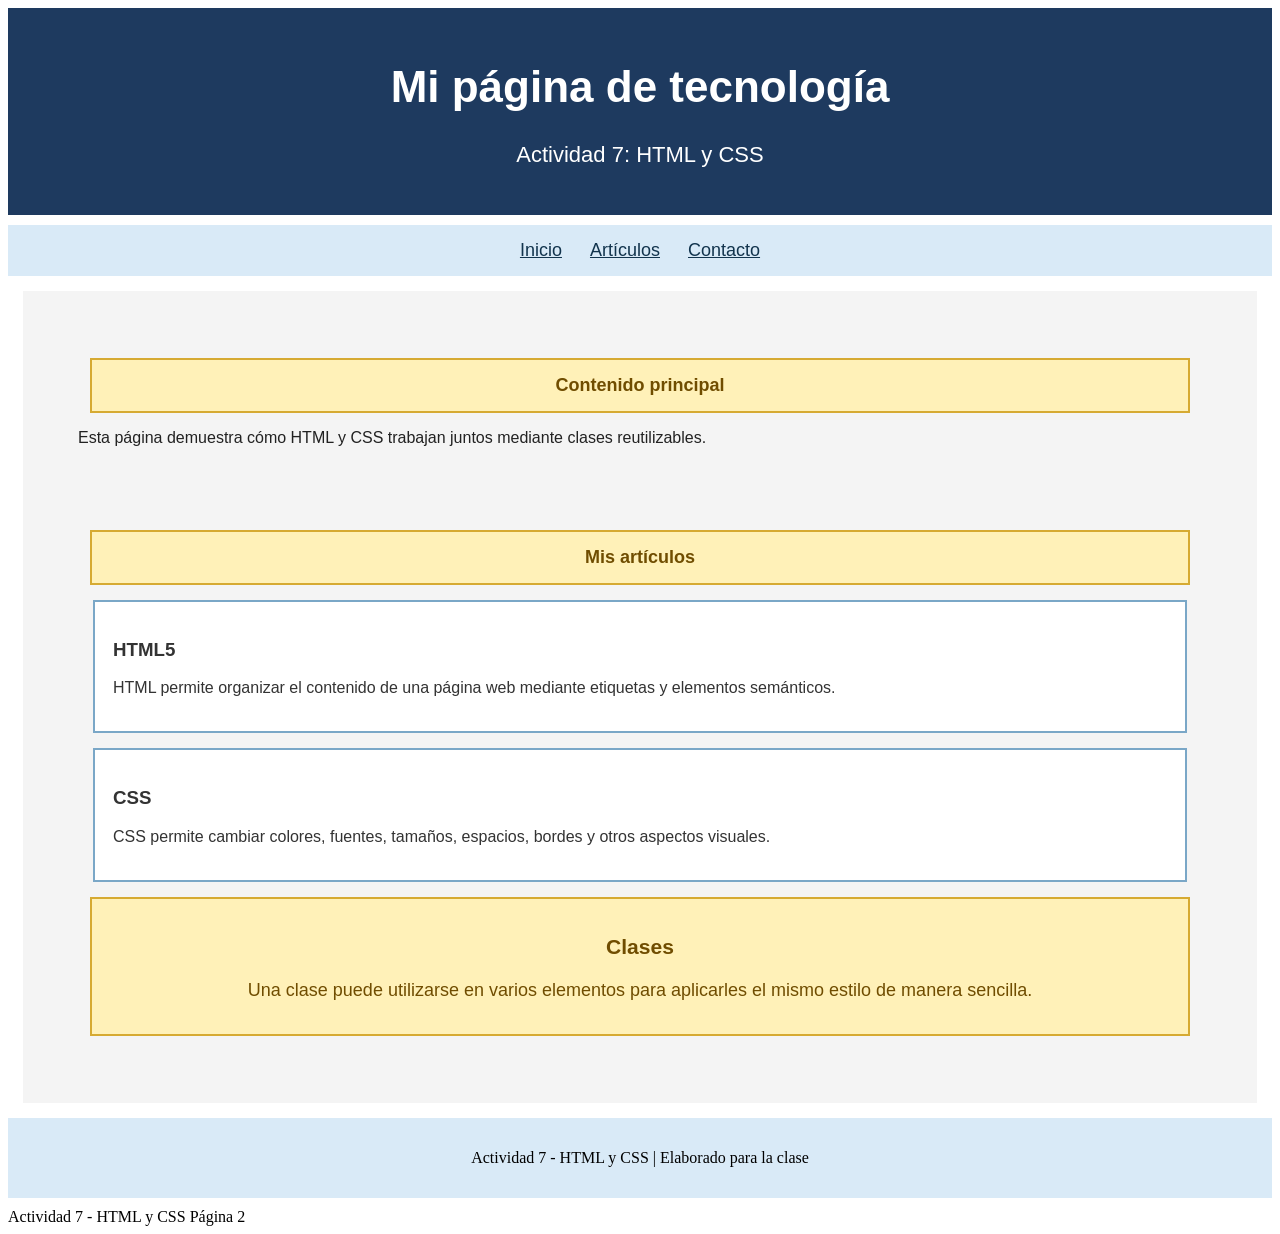
<file: Actividad7/index.html>
<!DOCTYPE html>
<html lang="es">
<head>
<meta charset="UTF-8">
<meta name="viewport" content="width=device-width, initial-scale=1.0">
<title>Actividad 7 - HTML y CSS</title>
<link rel="stylesheet" href="estilos.css">
</head>
<body>
<header class="titulo">
<h1>Mi página de tecnología</h1>
<p>Actividad 7: HTML y CSS</p>
</header>
<nav class="menu">
<a href="#inicio">Inicio</a>
<a href="#articulos">Artículos</a>
<a href="#contacto">Contacto</a>
</nav>
<main class="contenido" id="inicio">
<section class="contenido">
<h2 class="destacado">Contenido principal</h2>
<p>Esta página demuestra cómo HTML y CSS trabajan juntos mediante clases reutilizables.</p>
</section>
<section class="contenido" id="articulos">
<h2 class="destacado">Mis artículos</h2>
<article class="tarjeta">
<h3>HTML5</h3>
<p>HTML permite organizar el contenido de una página web mediante etiquetas y elementos semánticos.</p>
</article>
<article class="tarjeta">
<h3>CSS</h3>
<p>CSS permite cambiar colores, fuentes, tamaños, espacios, bordes y otros aspectos visuales.</p>
</article>
<article class="tarjeta destacado">
<h3>Clases</h3>
<p>Una clase puede utilizarse en varios elementos para aplicarles el mismo estilo de manera sencilla.</p>
</article>
</section>
</main>
<footer class="menu" id="contacto">
<p>Actividad 7 - HTML y CSS | Elaborado para la clase</p>
</footer>
</body>
</html>
Actividad 7 - HTML y CSS Página 2
</file>
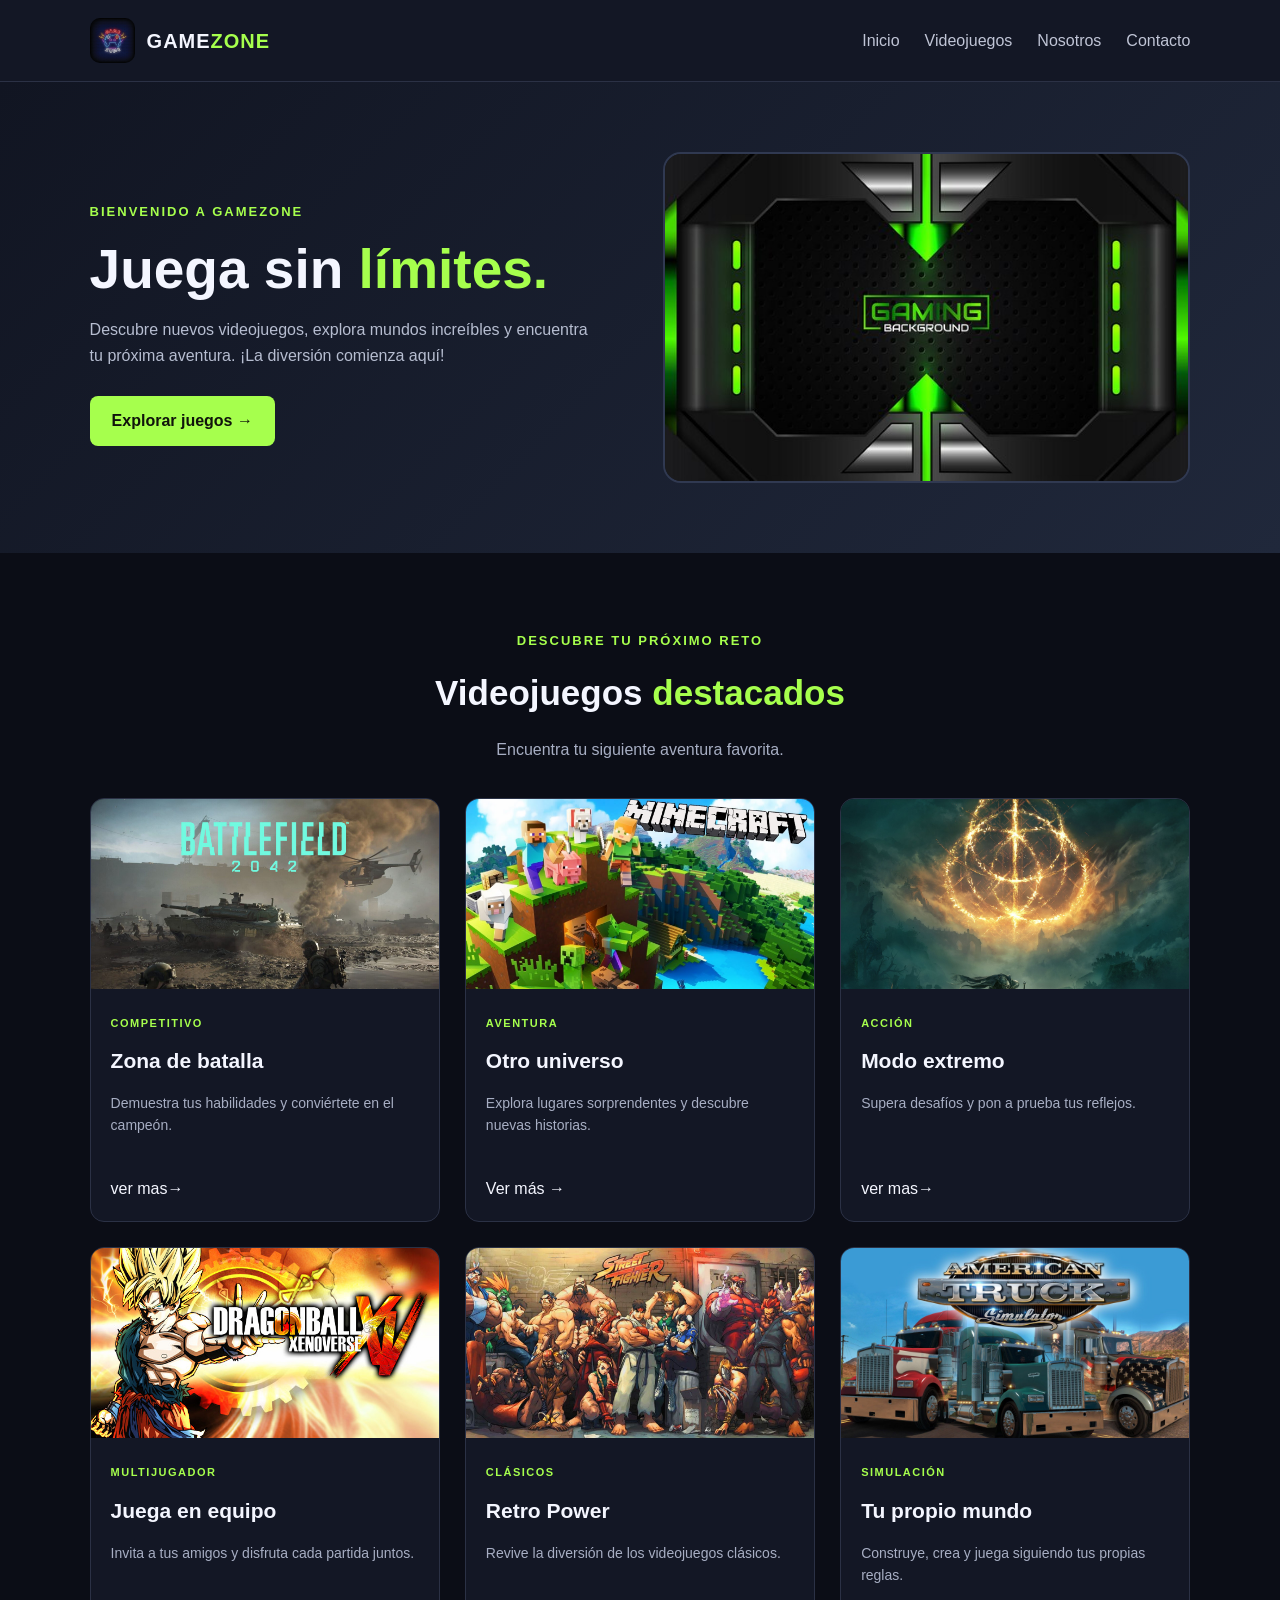
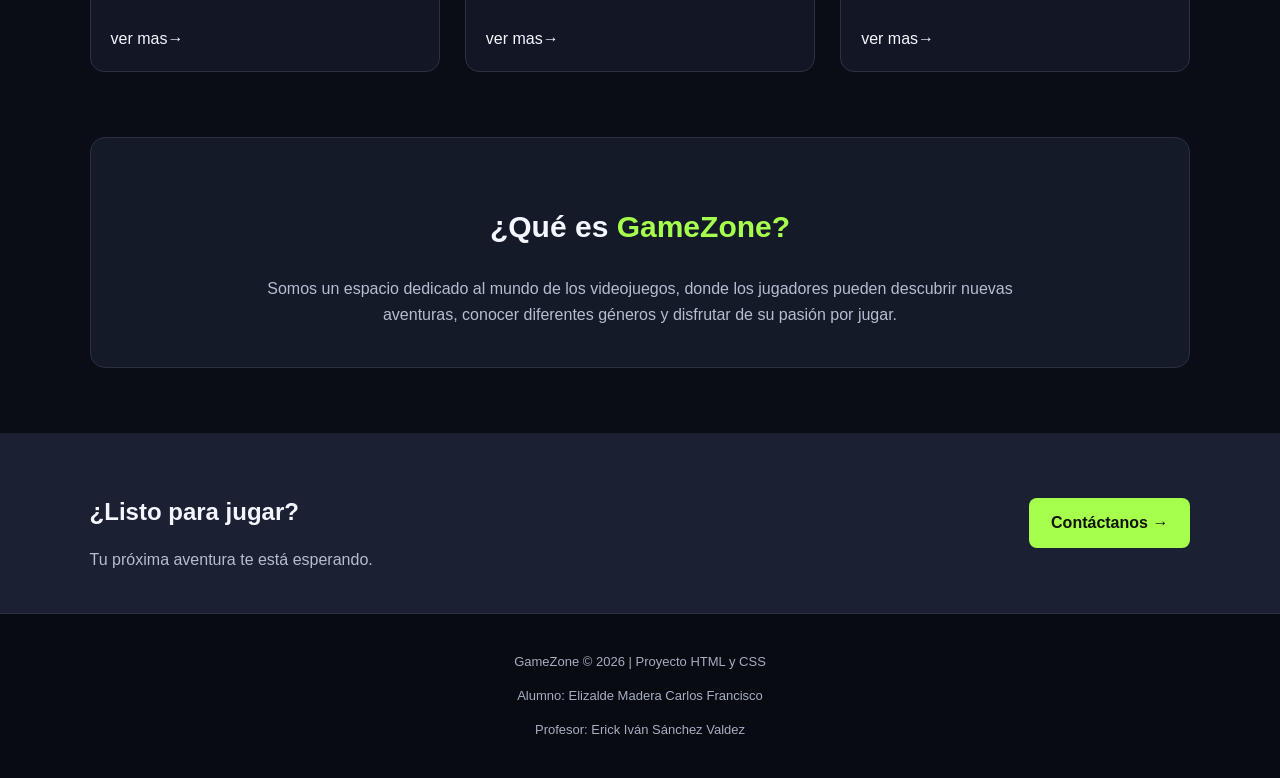
<file: Proyecto/index.html>
<!DOCTYPE html>
<html lang="es">
<head>
    <meta charset="UTF-8">
    <meta name="viewport" content="width=device-width, initial-scale=1.0">
    <title>GameZone | Tienda Gamer</title>
    <link rel="stylesheet" href="estilos.css">
</head>
<body>

    <header class="encabezado" id="inicio">
        <a href="#inicio" class="logo">
            <img src="imagenes/logo.jpg" alt="Logo GameZone">
            <span>GAME<span class="acento">ZONE</span></span>
        </a>

        <nav class="menu">
            <a href="#inicio">Inicio</a>
            <a href="#juegos">Videojuegos</a>
            <a href="#nosotros">Nosotros</a>
            <a href="#contacto">Contacto</a>
        </nav>
    </header>

    <main>
        <section class="principal">
            <div class="principal-texto">
                <p class="etiqueta">BIENVENIDO A GAMEZONE</p>

                <h1>Juega sin <span class="acento">límites.</span></h1>

                <p>
                    Descubre nuevos videojuegos, explora mundos
                    increíbles y encuentra tu próxima aventura.
                    ¡La diversión comienza aquí!
                </p>

                <a href="#juegos" class="boton">Explorar juegos →</a>
            </div>

            <div class="principal-imagen">
                <img src="imagenes/fondo.jpg" alt="Computadora y ambiente gamer">
            </div>
        </section>

        <section class="catalogo" id="juegos">
            <div class="titulo-seccion">
                <p class="etiqueta">DESCUBRE TU PRÓXIMO RETO</p>
                <h2>Videojuegos <span class="acento">destacados</span></h2>
                <p>Encuentra tu siguiente aventura favorita.</p>
            </div>

            <div class="contenedor-tarjetas">

                <article class="tarjeta">
                    <img src="imagenes/batalla.jpg" alt="Videojuego de batalla">
                    <div class="tarjeta-contenido">
                        <span class="categoria">COMPETITIVO</span>
                        <h3>Zona de batalla</h3>
                        <p>Demuestra tus habilidades y conviértete en el campeón.</p>
                        <a href="https://www.ea.com/es-mx/games/battlefield/battlefield-2042" target="_blank"> ver mas→</a>
                    </div>
                </article>

                <article class="tarjeta">
                    <img src="imagenes/aventura.jpg" alt="Videojuego de aventura">
                    <div class="tarjeta-contenido">
                        <span class="categoria">AVENTURA</span>
                        <h3>Otro universo</h3>
                        <p>Explora lugares sorprendentes y descubre nuevas historias.</p>
                      <a href="https://www.minecraft.net/en-us/download" target="_blank">Ver más →</a>
                    </div>
                </article>

                <article class="tarjeta">
                    <img src="imagenes/accion.jpg" alt="Videojuego de acción">
                    <div class="tarjeta-contenido">
                        <span class="categoria">ACCIÓN</span>
                        <h3>Modo extremo</h3>
                        <p>Supera desafíos y pon a prueba tus reflejos.</p>
                         <a href="https://es.bandainamcoent.eu/elden-ring/elden-ring" target="_blank"> ver mas→</a>

                    </div>
                </article>

                <article class="tarjeta">
                    <img src="imagenes/multi.jpg" alt="Videojuego multijugador">
                    <div class="tarjeta-contenido">
                        <span class="categoria">MULTIJUGADOR</span>
                        <h3>Juega en equipo</h3>
                        <p>Invita a tus amigos y disfruta cada partida juntos.</p>
                         <a href="https://es.bandainamcoent.eu/dragon-ball/dragon-ball-xenoverse" target="_blank"> ver mas→</a>

                    </div>
                </article>

                <article class="tarjeta">
                    <img src="imagenes/retro.jpg" alt="Videojuego retro">
                    <div class="tarjeta-contenido">
                        <span class="categoria">CLÁSICOS</span>
                        <h3>Retro Power</h3>
                        <p>Revive la diversión de los videojuegos clásicos.</p>
                         <a href="https://www.streetfighter.com/" target="_blank"> ver mas→</a>

                    </div>
                </article>

                <article class="tarjeta">
                    <img src="imagenes/simu.jpg" alt="Videojuego de simulación">
                    <div class="tarjeta-contenido">
                        <span class="categoria">SIMULACIÓN</span>
                        <h3>Tu propio mundo</h3>
                        <p>Construye, crea y juega siguiendo tus propias reglas.</p>
                         <a href="https://americantrucksimulator.com/" target="_blank"> ver mas→</a>

                    </div>
                </article>

            </div>
        </section>

        <section class="nosotros" id="nosotros">
            <h2>¿Qué es <span class="acento">GameZone?</span></h2>
            <p>
                Somos un espacio dedicado al mundo de los videojuegos,
                donde los jugadores pueden descubrir nuevas aventuras,
                conocer diferentes géneros y disfrutar de su pasión por jugar.
            </p>
        </section>

        <section class="contacto" id="contacto">
            <div>
                <h2>¿Listo para jugar?</h2>
                <p>Tu próxima aventura te está esperando.</p>
            </div>

            <a href="cfrancisco.elixalde13@gmail.com" class="boton">
                Contáctanos →
            </a>
        </section>
    </main>

    <footer class="pie">
        <p>GameZone © 2026 | Proyecto HTML y CSS</p>
        <p>Alumno: Elizalde Madera Carlos Francisco</p>
        <p>Profesor: Erick Iván Sánchez Valdez</p>
    </footer>

</body>
</html>
</file>
<file: Actividad7/estilos.css>
.titulo {
    background-color: #1e3a5f;
    color: white;
    font-family: Arial, sans-serif;
    font-size: 22px;
    text-align: center;
    padding: 25px;
    margin: 0;
}

.menu {
    background-color: #d9eaf7;
    text-align: center;
    padding: 15px;
    margin: 10px 0;
}

.menu a {
    color: #12344d;
    font-family: Arial, sans-serif;
    font-size: 18px;
    margin: 12px;
}

.contenido {
    background-color: #f4f4f4;
    color: #222222;
    font-family: Arial, sans-serif;
    padding: 20px;
    margin: 15px;
}

.tarjeta {
    background-color: white;
    color: #333333;
    font-family: Arial, sans-serif;
    font-size: 16px;
    border: 2px solid #7aa7c7;
    padding: 18px;
    margin: 15px;
}

.destacado {
    background-color: #fff1b8;
    color: #704d00;
    font-size: 18px;
    text-align: center;
    border: 2px solid #d6aa32;
    padding: 15px;
    margin: 12px;
}
</file>
<file: Proyecto/estilos.css>
* {
    box-sizing: border-box;
}

html {
    scroll-behavior: smooth;
}

body {
    margin: 0;
    padding: 0;
    font-family: Arial, Helvetica, sans-serif;
    background-color: #0b0d16;
    color: #f4f6ff;
    line-height: 1.6;
}

img {
    max-width: 100%;
    display: block;
}

a {
    color: inherit;
    text-decoration: none;
}

.acento {
    color: #a6ff4d;
}

/* ENCABEZADO */

.encabezado {
    padding: 18px 7%;
    display: flex;
    justify-content: space-between;
    align-items: center;
    gap: 25px;
    background-color: #131725;
    border-bottom: 1px solid #2b3145;
}

.logo {
    display: flex;
    align-items: center;
    gap: 12px;
    font-size: 20px;
    font-weight: bold;
    letter-spacing: 1px;
}

.logo img {
    width: 45px;
    height: 45px;
    object-fit: cover;
    border-radius: 10px;
}

.menu {
    display: flex;
    justify-content: center;
    align-items: center;
    flex-wrap: wrap;
    gap: 25px;
}

.menu a {
    color: #c0c5d6;
    transition: color 0.3s;
}

.menu a:hover {
    color: #a6ff4d;
}

/* SECCIÓN PRINCIPAL */

.principal {
    padding: 70px 7%;
    display: flex;
    justify-content: space-between;
    align-items: center;
    gap: 45px;
    background: linear-gradient(135deg, #111522, #20283b);
}

.principal-texto {
    flex: 1;
}

.etiqueta {
    color: #a6ff4d;
    font-size: 13px;
    font-weight: bold;
    letter-spacing: 2px;
}

.principal h1 {
    margin: 15px 0;
    font-size: 55px;
    line-height: 1.15;
}

.principal-texto > p:not(.etiqueta) {
    max-width: 500px;
    color: #b6bdd0;
    margin-bottom: 28px;
}

.principal-imagen {
    flex: 1;
}

.principal-imagen img {
    width: 100%;
    border: 2px solid #303951;
    border-radius: 18px;
}

.boton {
    display: inline-block;
    padding: 12px 22px;
    background-color: #a6ff4d;
    color: #10140b;
    border-radius: 8px;
    font-weight: bold;
    transition: transform 0.3s, background-color 0.3s;
}

.boton:hover {
    background-color: #c1ff83;
    transform: translateY(-3px);
}

/* CATÁLOGO */

.catalogo {
    padding: 65px 7%;
}

.titulo-seccion {
    margin-bottom: 35px;
    text-align: center;
}

.titulo-seccion h2 {
    margin: 10px 0;
    font-size: 35px;
}

.titulo-seccion > p:last-child {
    color: #a7aec3;
}

/* TARJETAS Y FLEXBOX */

.contenedor-tarjetas {
    display: flex;
    justify-content: center;
    align-items: stretch;
    flex-wrap: wrap;
    gap: 25px;
}

.tarjeta {
    width: calc((100% - 50px) / 3);
    min-width: 230px;
    margin: 0;
    padding: 0;
    overflow: hidden;
    background-color: #131725;
    border: 1px solid #2b3145;
    border-radius: 14px;
    transition: transform 0.3s, border-color 0.3s;
}

.tarjeta:hover {
    transform: translateY(-6px);
    border-color: #a6ff4d;
}

.tarjeta img {
    width: 100%;
    height: 190px;
    object-fit: cover;
}

.tarjeta-contenido {
    padding: 20px;
}

.categoria {
    color: #a6ff4d;
    font-size: 11px;
    font-weight: bold;
    letter-spacing: 1.5px;
}

.tarjeta h3 {
    margin: 10px 0;
    font-size: 21px;
}

.tarjeta p {
    min-height: 70px;
    color: #a7aec3;
    font-size: 14px;
}

.enlace {
    display: inline-block;
    margin-top: 8px;
    color: #a6ff4d;
    font-weight: bold;
}

.enlace:hover {
    color: #ffffff;
}

/* NOSOTROS */

.nosotros {
    margin: 0 7% 65px;
    padding: 40px;
    background-color: #151a29;
    border: 1px solid #2b3145;
    border-radius: 15px;
    text-align: center;
}

.nosotros h2 {
    font-size: 30px;
}

.nosotros p {
    max-width: 800px;
    margin: 0 auto;
    color: #b6bdd0;
}

/* CONTACTO */

.contacto {
    padding: 40px 7%;
    display: flex;
    justify-content: space-between;
    align-items: center;
    gap: 25px;
    background-color: #1b2032;
}

.contacto h2 {
    margin-bottom: 5px;
}

.contacto p {
    margin-bottom: 0;
    color: #b6bdd0;
}

/* PIE DE PÁGINA */

.pie {
    padding: 25px 7%;
    background-color: #090b12;
    border-top: 1px solid #2b3145;
    text-align: center;
    color: #a7aec3;
    font-size: 13px;
}

/* TABLETAS */

@media (max-width: 900px) {
    .encabezado {
        padding: 18px 4%;
    }

    .menu {
        gap: 15px;
    }

    .principal {
        padding: 50px 5%;
        gap: 25px;
    }

    .principal h1 {
        font-size: 42px;
    }

    .catalogo {
        padding: 50px 5%;
    }

    .tarjeta {
        width: calc((100% - 25px) / 2);
    }
}

/* CELULARES */

@media (max-width: 600px) {

    /* El encabezado pasa a columna */
    .encabezado {
        flex-direction: column;
        padding: 20px 5%;
        gap: 18px;
    }

    .menu {
        justify-content: center;
        gap: 10px 18px;
    }

    .menu a {
        font-size: 14px;
    }

    /* La sección principal pasa a columna */
    .principal {
        flex-direction: column;
        padding: 40px 6%;
        text-align: center;
    }

    .principal h1 {
        font-size: 36px;
    }

    .principal-texto > p:not(.etiqueta) {
        font-size: 14px;
    }

    .principal-imagen img {
        width: 100%;
    }

    /* Las tarjetas se muestran una debajo de otra */
    .catalogo {
        padding: 45px 6%;
    }

    .titulo-seccion h2 {
        font-size: 27px;
    }

    .contenedor-tarjetas {
        flex-direction: column;
        gap: 22px;
    }

    .tarjeta {
        width: 100%;
        min-width: 0;
    }

    .tarjeta img {
        height: 210px;
    }

    .tarjeta p {
        min-height: 0;
    }

    /* Ajuste de la sección nosotros */
    .nosotros {
        margin: 0 6% 40px;
        padding: 25px 18px;
    }

    .nosotros h2 {
        font-size: 25px;
    }

    /* El contacto también pasa a columna */
    .contacto {
        padding: 30px 6%;
        flex-direction: column;
        align-items: flex-start;
    }

    .contacto h2 {
        font-size: 24px;
    }

    .pie {
        padding: 20px 5%;
        font-size: 12px;
    }
}
</file>
